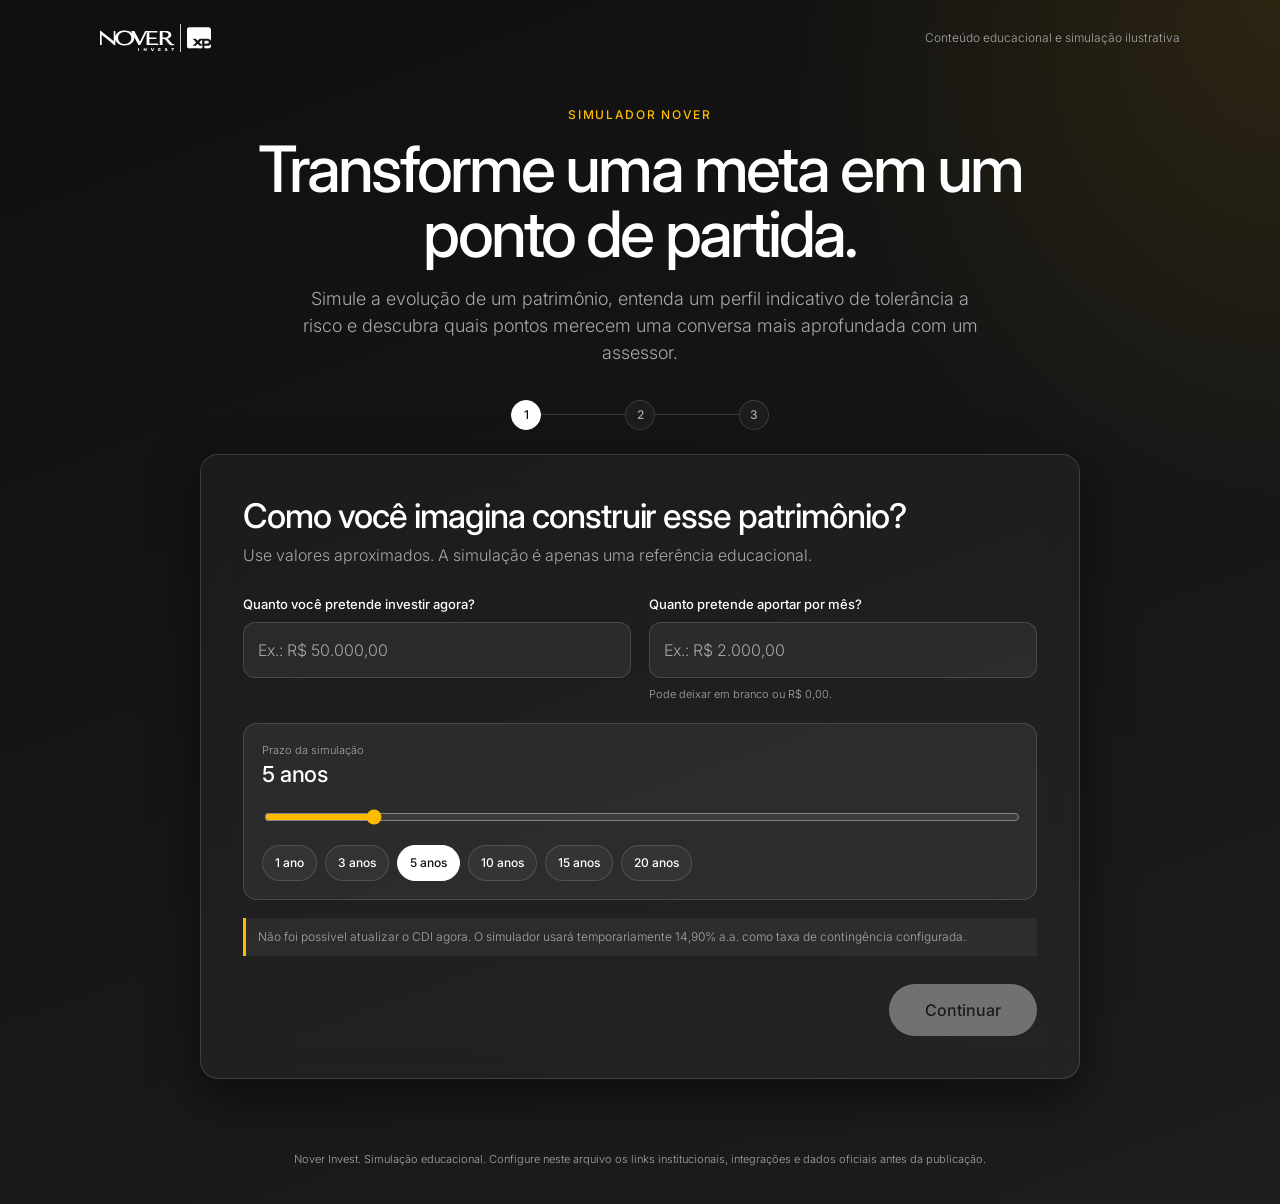
<file: index.html>
<!doctype html>
<html lang="pt-BR">
<head>
<meta charset="utf-8">
<meta name="viewport" content="width=device-width,initial-scale=1">
<meta name="description" content="Simulador educacional da Nover Invest para estimar evolução de patrimônio e conhecer um perfil indicativo de tolerância a risco.">
<title>Simulador de Patrimônio | Nover Invest</title>
<link rel="icon" type="image/svg+xml" href="favicon.svg">
<link rel="preconnect" href="https://fonts.googleapis.com">
<link rel="preconnect" href="https://fonts.gstatic.com" crossorigin>
<link href="https://fonts.googleapis.com/css2?family=Inter:wght@300;500&display=swap" rel="stylesheet">
<link rel="stylesheet" href="style.css">
</head>

<body>
<div class="shell">
  <header class="topbar">
    <a class="brand" href="#" aria-label="Nover Invest">
      <img class="brand-logo" src="logo-nover.svg" alt="Nover Invest">
    </a>
    <div class="top-note">Conteúdo educacional e simulação ilustrativa</div>
  </header>

  <main class="wrap">
    <div id="intro">
      <div class="eyebrow">Simulador Nover</div>
      <h1>Transforme uma meta em um ponto de partida.</h1>
      <p class="lead">
        Simule a evolução de um patrimônio, entenda um perfil indicativo de tolerância a risco
        e descubra quais pontos merecem uma conversa mais aprofundada com um assessor.
      </p>
    </div>

    <div class="stepper" id="stepper" aria-label="Etapas">
      <div class="step"><div class="dot on">1</div><div class="connector"></div></div>
      <div class="step"><div class="dot">2</div><div class="connector"></div></div>
      <div class="step"><div class="dot">3</div></div>
    </div>

    <!-- ETAPA 1 -->
    <section class="panel" id="s1">
      <h2 class="section-title">Como você imagina construir esse patrimônio?</h2>
      <p class="section-sub">Use valores aproximados. A simulação é apenas uma referência educacional.</p>

      <div class="grid-2">
        <div class="field-wrap">
          <label for="initial">Quanto você pretende investir agora?</label>
          <input class="field" id="initial" inputmode="numeric" placeholder="Ex.: R$ 50.000,00">
          <div class="err" id="initialErr"></div>
        </div>

        <div class="field-wrap">
          <label for="monthly">Quanto pretende aportar por mês?</label>
          <input class="field" id="monthly" inputmode="numeric" placeholder="Ex.: R$ 2.000,00">
          <div class="hint">Pode deixar em branco ou R$ 0,00.</div>
        </div>
      </div>

      <div class="range-box">
        <div class="range-head">
          <div>
            <div class="hint">Prazo da simulação</div>
            <div class="range-value" id="yearsLabel">5 anos</div>
          </div>
        </div>
        <input id="years" type="range" min="1" max="30" value="5">
        <div class="chips" id="yearChips"></div>
      </div>

      <div class="rate-note" id="rateInfo">
        Atualizando a taxa CDI de referência pelo Banco Central...
      </div>

      <div class="actions">
        <button class="btn primary" id="next1" disabled>Continuar</button>
      </div>
    </section>

    <!-- ETAPA 2 -->
    <section class="panel hidden" id="s2">
      <h2 class="section-title">Como você reage a risco, prazo e liquidez?</h2>
      <p class="section-sub">
        Estas perguntas geram apenas um perfil indicativo para fins educacionais.
        Elas não substituem o processo formal de suitability.
      </p>

      <div id="questions" aria-live="polite"></div>

      <div class="actions">
        <button class="btn ghost" id="backQ">Voltar</button>
        <button class="btn primary" id="next2" disabled>Continuar</button>
      </div>
    </section>

    <!-- ETAPA 3 -->
    <section class="panel hidden" id="s3">
      <h2 class="section-title">Receba o resultado da sua simulação.</h2>
      <p class="section-sub">
        Preencha seus dados para visualizar o resultado e, se quiser, conversar com a equipe da Nover.
      </p>

      <form id="leadForm" novalidate>
        <div class="grid-2">
          <div class="field-wrap">
            <label for="name">Nome</label>
            <input class="field" id="name" autocomplete="name" placeholder="Seu nome">
          </div>
          <div class="field-wrap">
            <label for="phone">WhatsApp</label>
            <input class="field" id="phone" inputmode="tel" autocomplete="tel" placeholder="(82) 99999-9999">
          </div>
          <div class="field-wrap">
            <label for="email">E-mail</label>
            <input class="field" id="email" type="email" autocomplete="email" placeholder="voce@email.com">
          </div>
          <div class="field-wrap">
            <label for="objective">Principal objetivo</label>
            <select class="select" id="objective">
              <option value="">Selecione</option>
              <option>Construir patrimônio</option>
              <option>Aposentadoria</option>
              <option>Gerar renda no futuro</option>
              <option>Comprar um imóvel</option>
              <option>Planejamento familiar e sucessório</option>
              <option>Organizar investimentos atuais</option>
              <option>Outro objetivo</option>
            </select>
          </div>
        </div>

        <div class="field-wrap" style="margin-top:18px">
          <label for="investedRange">Quanto você já possui investido hoje? <span style="font-weight:500;color:var(--muted)">(opcional)</span></label>
          <select class="select" id="investedRange">
            <option value="">Prefiro não informar</option>
            <option>Até R$ 50 mil</option>
            <option>R$ 50 mil a R$ 100 mil</option>
            <option>R$ 100 mil a R$ 300 mil</option>
            <option>R$ 300 mil a R$ 500 mil</option>
            <option>R$ 500 mil a R$ 1 milhão</option>
            <option>Acima de R$ 1 milhão</option>
          </select>
        </div>

        <div class="checks">
          <label class="check">
            <input type="checkbox" id="privacy">
            <span>
              Li e estou ciente do tratamento dos meus dados para atender esta solicitação,
              conforme o <a id="privacyLink" href="/politica-de-privacidade" target="_blank" rel="noopener">Aviso de Privacidade</a>.
            </span>
          </label>

          <label class="check">
            <input type="checkbox" id="marketing">
            <span>Quero receber conteúdos, convites e comunicações da Nover. Posso cancelar a qualquer momento.</span>
          </label>
        </div>

        <div class="err" id="formErr"></div>

        <div class="actions">
          <button type="button" class="btn ghost" data-back="2">Voltar</button>
          <button type="submit" class="btn primary">Ver meu resultado</button>
        </div>
      </form>
    </section>

    <!-- RESULTADO -->
    <section id="result" class="hidden">
      <div class="result-hero">
        <div class="result-kicker">Resultado da simulação</div>
        <div class="result-big" id="futureValue">R$ 0,00</div>
        <p class="result-copy" id="futureCopy"></p>
      </div>

      <div class="result-card chart-card">
        <div class="mini-label">Evolução estimada do patrimônio</div>
        <div class="chart-wrap" id="evolutionChart" role="img"></div>
        <div class="chart-legend">
          <span class="legend-item"><i class="legend-dot future"></i>Valor projetado</span>
          <span class="legend-item"><i class="legend-dot contrib"></i>Total aportado</span>
        </div>
      </div>

      <div class="result-grid">
        <div class="result-card">
          <div class="mini-label">Total aportado no período</div>
          <div class="mini-value" id="totalContributed">R$ 0,00</div>

          <div class="bar-wrap">
            <div class="bar-row">
              <div class="bar-meta"><span>Total aportado</span><strong id="barContribLabel">R$ 0</strong></div>
              <div class="track"><div class="fill" id="barContrib"></div></div>
            </div>
            <div class="bar-row">
              <div class="bar-meta"><span>Valor bruto simulado</span><strong id="barFutureLabel">R$ 0</strong></div>
              <div class="track"><div class="fill brand" id="barFuture"></div></div>
            </div>
          </div>

          <div class="rate-note" id="resultRateInfo"></div>
        </div>

        <div class="result-card">
          <div class="mini-label">Perfil indicativo de tolerância a risco</div>
          <div class="profile-name" id="profileName"></div>
          <p id="profileDesc" style="color:var(--muted);margin:0"></p>
          <ul class="principles" id="principles"></ul>
        </div>
      </div>

      <div class="cta">
        <div>
          <h3>O simulador mostra um cenário. O planejamento começa na conversa.</h3>
          <p>
            Um assessor da Nover pode avaliar objetivos, prazo, liquidez, patrimônio, riscos e alternativas
            antes de qualquer decisão de investimento.
          </p>
        </div>
        <a class="btn brand" id="whatsappCta" href="#" target="_blank" rel="noopener">Falar com um assessor</a>
      </div>

      <div class="actions" style="justify-content:center">
        <button class="btn ghost" id="restart">Refazer simulação</button>
      </div>

      <div class="disclaimer">
        <strong>Importante:</strong> esta ferramenta tem finalidade exclusivamente educacional e ilustrativa.
        Os resultados são estimativas matemáticas baseadas em premissas simplificadas e não representam promessa,
        garantia ou expectativa de rentabilidade. A simulação utiliza o CDI corrente como taxa de referência e,
        para fins de cálculo, pressupõe que essa taxa permaneça constante durante todo o prazo escolhido, o que
        provavelmente não ocorrerá. Não são considerados, entre outros fatores, tributação, inflação, taxas,
        custos, carências, volatilidade, risco de crédito ou mudanças nas condições de mercado.
        O perfil exibido é apenas indicativo e não constitui análise formal de perfil do investidor, recomendação,
        oferta ou indicação de produto, ativo, serviço ou estratégia. Antes de investir, é necessário realizar a
        avaliação adequada ao perfil e às circunstâncias do cliente junto à instituição responsável.
      </div>
    </section>
  </main>

  <footer class="footer">
    Nover Invest. Simulação educacional. Configure neste arquivo os links institucionais, integrações e dados oficiais antes da publicação.
  </footer>
</div>

<script src="script.js"></script>
</body>
</html>
</file>
<file: style.css>
:root{
  /* Identidade visual Nover */
  --brand:#FEBC01;
  --brand-strong:#E0A800;
  --brand-ink:#171310;
  --ink:#FFFFFF;
  --muted:#A7A7AC;
  --card:rgba(255,255,255,.035);
  --line:rgba(255,255,255,.14);
  --soft:rgba(255,255,255,.06);
  --fill:#FFFFFF;
  --fill-ink:#101010;
  --success:#4ADE9A;
  --danger:#FF7A7A;
  --radius:18px;
  --shadow:0 18px 48px rgba(0,0,0,.5);
}

*{box-sizing:border-box}
html{scroll-behavior:smooth}
body{
  margin:0;
  background:
    radial-gradient(circle at top right, rgba(254,188,1,.10), transparent 32rem),
    linear-gradient(160deg,#0F0F0F 0%,#1D1D1D 100%);
  color:var(--ink);
  font-family:Inter,ui-sans-serif,system-ui,-apple-system,BlinkMacSystemFont,"Segoe UI",sans-serif;
  font-weight:300;
  line-height:1.5;
}

h1,h2,h3,h4,h5,h6,strong,b{font-weight:300}
button,input,select{font:inherit}
button{cursor:pointer}
a{color:inherit}

input::placeholder,select::placeholder{color:var(--muted);opacity:1}
input:-webkit-autofill,input:-webkit-autofill:focus{
  -webkit-text-fill-color:var(--ink);
  -webkit-box-shadow:0 0 0px 1000px #1a1a1a inset;
  transition:background-color 9999s ease-in-out 0s;
}

.shell{min-height:100vh}
.topbar{
  max-width:1120px;
  margin:0 auto;
  padding:24px 20px 0;
  display:flex;
  align-items:center;
  justify-content:space-between;
  gap:16px;
}
.brand{
  display:flex;
  align-items:center;
  gap:12px;
  text-decoration:none;
}
.brand-logo{
  height:28px;
  width:auto;
  display:block;
}
.top-note{
  color:var(--muted);
  font-size:12px;
  text-align:right;
}

.wrap{
  max-width:920px;
  margin:0 auto;
  padding:54px 20px 72px;
}

.eyebrow{
  color:var(--brand);
  font-size:12px;
  letter-spacing:.14em;
  text-transform:uppercase;
  font-weight:500;
  text-align:center;
  margin-bottom:12px;
}
h1{
  font-size:clamp(34px,7vw,64px);
  line-height:1.02;
  letter-spacing:-.045em;
  margin:0 auto 18px;
  max-width:850px;
  text-align:center;
  color:var(--ink);
  font-weight:500;
}
.lead{
  max-width:690px;
  margin:0 auto;
  color:var(--muted);
  text-align:center;
  font-size:clamp(15px,2.4vw,18px);
}

.stepper{
  display:flex;
  align-items:center;
  justify-content:center;
  margin:34px 0 24px;
}
.step{
  display:flex;
  align-items:center;
}
.dot{
  width:30px;height:30px;border-radius:50%;
  border:1px solid var(--line);
  background:var(--card);
  color:var(--muted);
  display:grid;place-items:center;
  font-size:12px;
  font-weight:500;
  transition:.2s ease;
}
.dot.on{
  background:var(--fill);
  color:var(--fill-ink);
  border-color:var(--fill);
}
.connector{
  width:84px;height:1px;background:var(--line);
}
.connector.on{background:var(--fill)}

.panel{
  background:var(--card);
  border:1px solid var(--line);
  border-radius:var(--radius);
  box-shadow:var(--shadow);
  padding:clamp(24px,5vw,42px);
  backdrop-filter:blur(16px);
}
.hidden{display:none!important}

.section-title{
  font-size:clamp(24px,4vw,34px);
  line-height:1.12;
  letter-spacing:-.03em;
  margin:0 0 8px;
  color:var(--ink);
  font-weight:500;
}
.section-sub{
  color:var(--muted);
  margin:0 0 28px;
}

.grid-2{
  display:grid;
  grid-template-columns:1fr 1fr;
  gap:18px;
}
.field-wrap{display:grid;gap:8px}
.field-wrap label{
  font-size:13px;
  font-weight:500;
  color:var(--ink);
}
.field,.select{
  width:100%;
  border:1px solid var(--line);
  background:var(--soft);
  color:var(--ink);
  border-radius:12px;
  padding:15px 14px;
  outline:none;
  transition:.2s ease;
}
.field:focus,.select:focus{
  border-color:var(--brand);
  box-shadow:0 0 0 3px rgba(254,188,1,.18);
}
.select option{background:#1a1a1a;color:var(--ink)}
.hint{font-size:11px;color:var(--muted)}
.err{font-size:11px;color:var(--danger);min-height:16px}

.range-box{
  margin-top:20px;
  border:1px solid var(--line);
  background:var(--soft);
  border-radius:14px;
  padding:18px;
}
.range-head{
  display:flex;
  justify-content:space-between;
  align-items:center;
  gap:14px;
  margin-bottom:16px;
}
.range-value{
  font-size:22px;
  font-weight:500;
  letter-spacing:-.02em;
  color:var(--ink);
}
input[type="range"]{
  width:100%;
  accent-color:var(--brand);
}
.chips{
  display:flex;
  flex-wrap:wrap;
  gap:8px;
  margin-top:14px;
}
.chip{
  border:1px solid var(--line);
  background:var(--card);
  color:var(--ink);
  border-radius:999px;
  padding:8px 12px;
  font-size:12px;
  font-weight:500;
}
.chip.on{
  background:var(--fill);
  color:var(--fill-ink);
  border-color:var(--fill);
}

.rate-note{
  margin-top:18px;
  border-left:3px solid var(--brand);
  padding:10px 12px;
  color:var(--muted);
  font-size:12px;
  background:var(--soft);
}

.question{
  display:none;
  opacity:0;
  transform:translateY(6px);
  transition:opacity .2s ease, transform .2s ease;
}
.question.active{display:block}
.question.show{
  opacity:1;
  transform:translateY(0);
}
.q-title{
  font-weight:500;
  margin-bottom:12px;
  color:var(--ink);
}
.options{
  display:grid;
  gap:9px;
}
.option{
  width:100%;
  text-align:left;
  border:1px solid var(--line);
  background:var(--soft);
  padding:13px 14px;
  border-radius:12px;
  color:var(--ink);
  transition:.18s ease;
}
.option:hover{border-color:rgba(255,255,255,.35)}
.option.on{
  border-color:var(--brand);
  background:var(--brand);
  color:var(--brand-ink);
}

.checks{
  display:grid;
  gap:12px;
  margin-top:6px;
}
.check{
  display:flex;
  gap:10px;
  align-items:flex-start;
  color:var(--muted);
  font-size:12px;
}
.check input{margin-top:3px}
.check a{text-decoration:underline;color:var(--brand)}

.actions{
  display:flex;
  align-items:center;
  justify-content:flex-end;
  gap:10px;
  margin-top:28px;
  flex-wrap:wrap;
}
.btn{
  border:0;
  border-radius:999px;
  padding:14px 22px;
  font-weight:500;
  min-width:148px;
  transition:.18s ease;
}
.btn.primary{
  background:var(--fill);
  color:var(--fill-ink);
}
.btn.primary:hover{transform:translateY(-1px)}
.btn.primary:disabled{
  opacity:.36;
  cursor:not-allowed;
  transform:none;
}
.btn.ghost{
  background:transparent;
  border:1px solid var(--line);
  color:var(--ink);
}
.btn.brand{
  background:var(--brand);
  color:var(--brand-ink);
}
.btn.brand:hover{transform:translateY(-1px)}

.result-hero{
  background:linear-gradient(135deg,var(--brand),var(--brand-strong));
  color:var(--brand-ink);
  border-radius:var(--radius);
  padding:clamp(26px,5vw,44px);
  position:relative;
  overflow:hidden;
}
.result-hero:after{
  content:"";
  position:absolute;
  width:240px;height:240px;border-radius:50%;
  background:rgba(23,19,16,.14);
  filter:blur(6px);
  right:-80px;top:-90px;
}
.result-kicker{
  color:rgba(23,19,16,.68);
  font-size:12px;
  text-transform:uppercase;
  letter-spacing:.12em;
  font-weight:500;
}
.result-big{
  font-size:clamp(38px,8vw,70px);
  line-height:1;
  font-weight:500;
  letter-spacing:-.055em;
  margin:12px 0;
  position:relative;
  z-index:1;
}
.result-copy{
  color:rgba(23,19,16,.72);
  max-width:690px;
  margin:0;
  position:relative;
  z-index:1;
}

.result-grid{
  display:grid;
  grid-template-columns:1fr 1fr;
  gap:18px;
  margin-top:18px;
}
.result-card{
  background:var(--card);
  border:1px solid var(--line);
  border-radius:var(--radius);
  padding:26px;
}
.mini-label{
  color:var(--muted);
  font-size:12px;
  text-transform:uppercase;
  letter-spacing:.08em;
  font-weight:500;
}
.mini-value{
  font-size:28px;
  font-weight:500;
  margin-top:6px;
  letter-spacing:-.03em;
  color:var(--ink);
}

.bar-wrap{margin-top:18px;display:grid;gap:14px}
.bar-row{display:grid;gap:6px}
.bar-meta{
  display:flex;
  justify-content:space-between;
  gap:10px;
  font-size:12px;
  color:var(--ink);
}
.bar-meta strong{font-weight:500}
.track{
  height:9px;
  background:var(--soft);
  border-radius:999px;
  overflow:hidden;
}
.fill{
  height:100%;
  background:var(--fill);
  border-radius:999px;
  width:0;
  transition:width .5s ease;
}
.fill.brand{background:var(--brand)}

.chart-card{margin-top:18px}
.chart-wrap{margin-top:14px}
.chart-wrap svg{width:100%;height:auto;display:block}
.chart-legend{
  display:flex;
  gap:20px;
  margin-top:14px;
  flex-wrap:wrap;
}
.legend-item{
  display:flex;
  align-items:center;
  gap:8px;
  font-size:12px;
  color:var(--muted);
}
.legend-dot{
  width:10px;height:10px;border-radius:50%;
  display:inline-block;
  flex:0 0 auto;
}
.legend-dot.future{background:var(--brand)}
.legend-dot.contrib{background:var(--fill)}

.profile-name{
  font-size:36px;
  font-weight:500;
  letter-spacing:-.04em;
  margin:8px 0 12px;
  color:var(--ink);
}
.principles{
  margin:18px 0 0;
  padding:0;
  list-style:none;
  display:grid;
  gap:10px;
}
.principles li{
  display:flex;
  gap:10px;
  color:var(--muted);
  font-size:13px;
}
.principles li:before{
  content:"";
  width:7px;height:7px;border-radius:50%;
  background:var(--brand);
  margin-top:7px;
  flex:0 0 auto;
}

.cta{
  margin-top:18px;
  border-radius:var(--radius);
  background:linear-gradient(135deg,rgba(254,188,1,.10),rgba(254,188,1,.03));
  border:1px solid rgba(254,188,1,.25);
  padding:clamp(24px,5vw,34px);
  display:flex;
  justify-content:space-between;
  align-items:center;
  gap:24px;
}
.cta h3{margin:0 0 6px;font-size:25px;letter-spacing:-.025em;color:var(--ink);font-weight:500}
.cta p{margin:0;color:var(--muted);max-width:610px}

.disclaimer{
  margin-top:18px;
  color:var(--muted);
  font-size:11px;
  line-height:1.65;
  border-top:1px solid var(--line);
  padding-top:18px;
}

.footer{
  max-width:1120px;
  margin:0 auto;
  padding:0 20px 36px;
  color:var(--muted);
  font-size:11px;
  text-align:center;
}

@media(max-width:720px){
  .top-note{display:none}
  .wrap{padding-top:38px}
  .grid-2,.result-grid{grid-template-columns:1fr}
  .connector{width:46px}
  .brand-logo{height:22px}
  .cta{align-items:flex-start;flex-direction:column}
  .cta .btn{width:100%}
  .actions .btn{flex:1}
}
</file>
